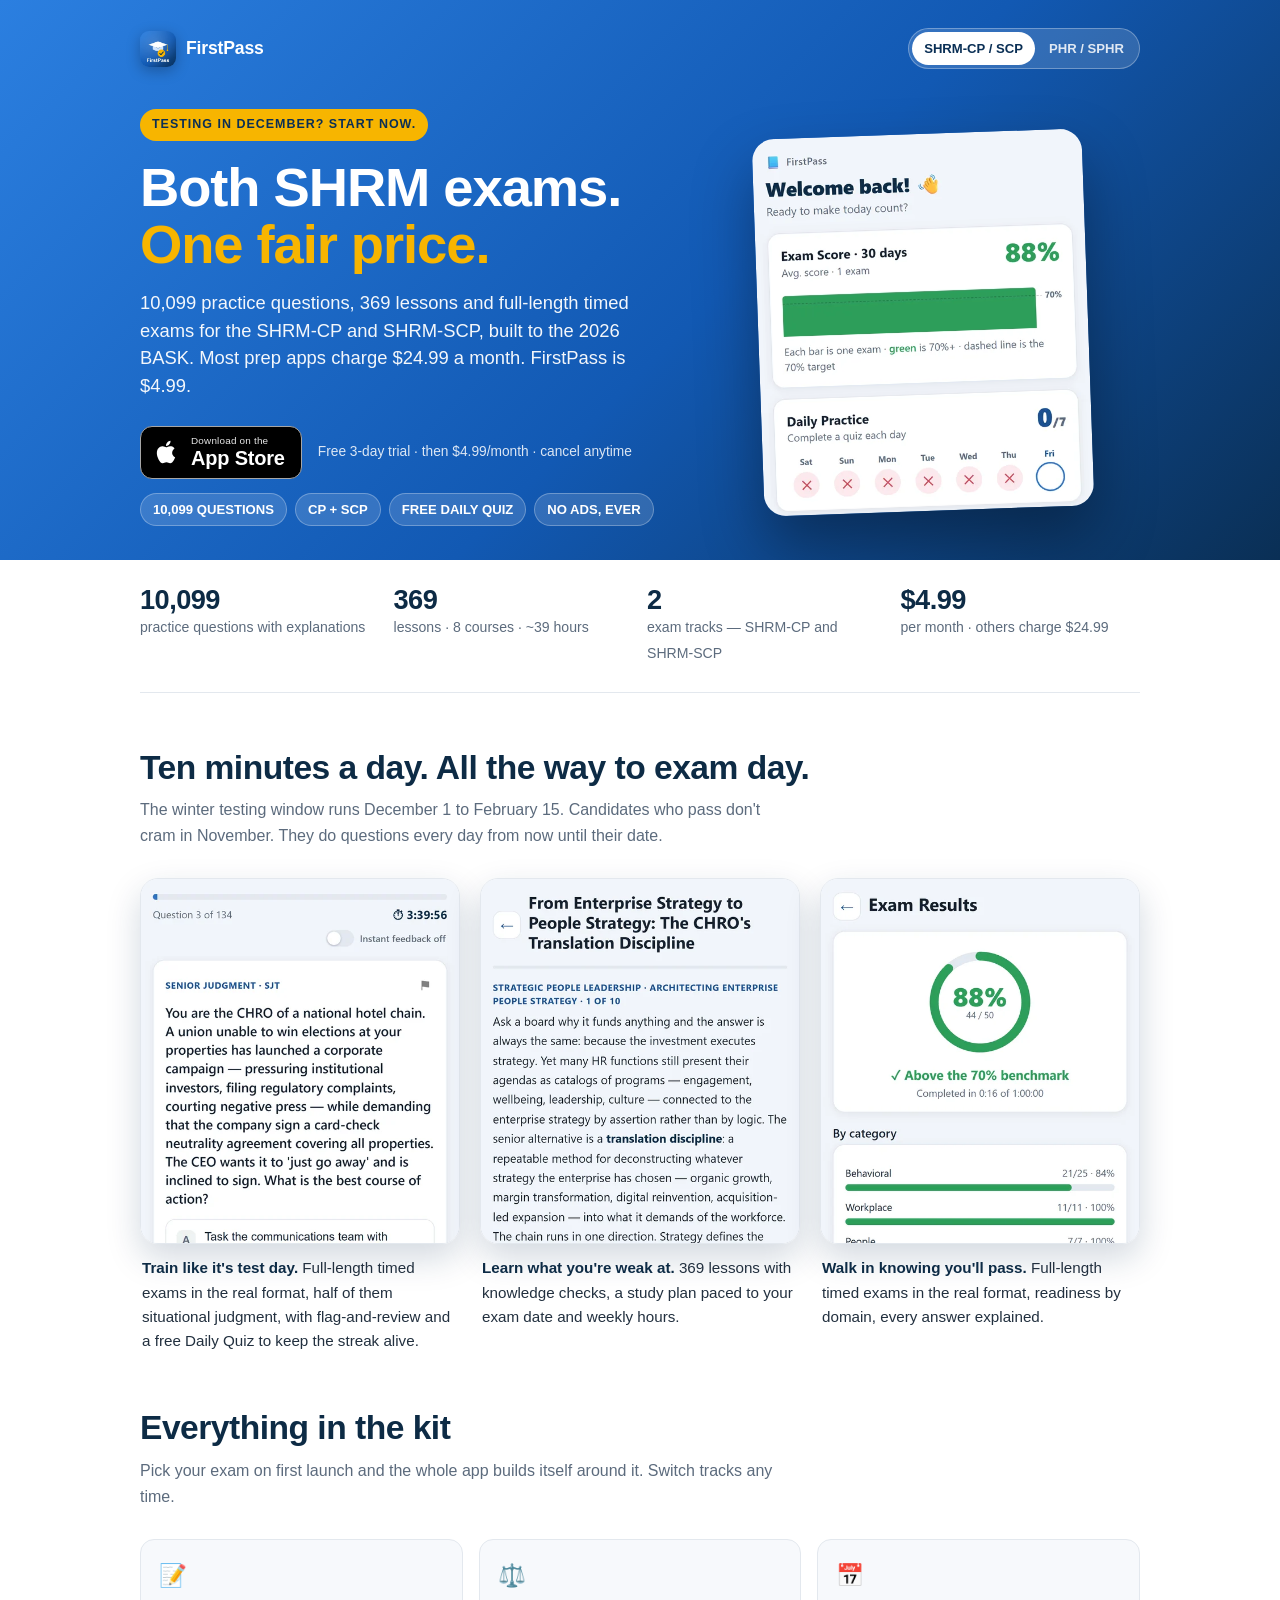
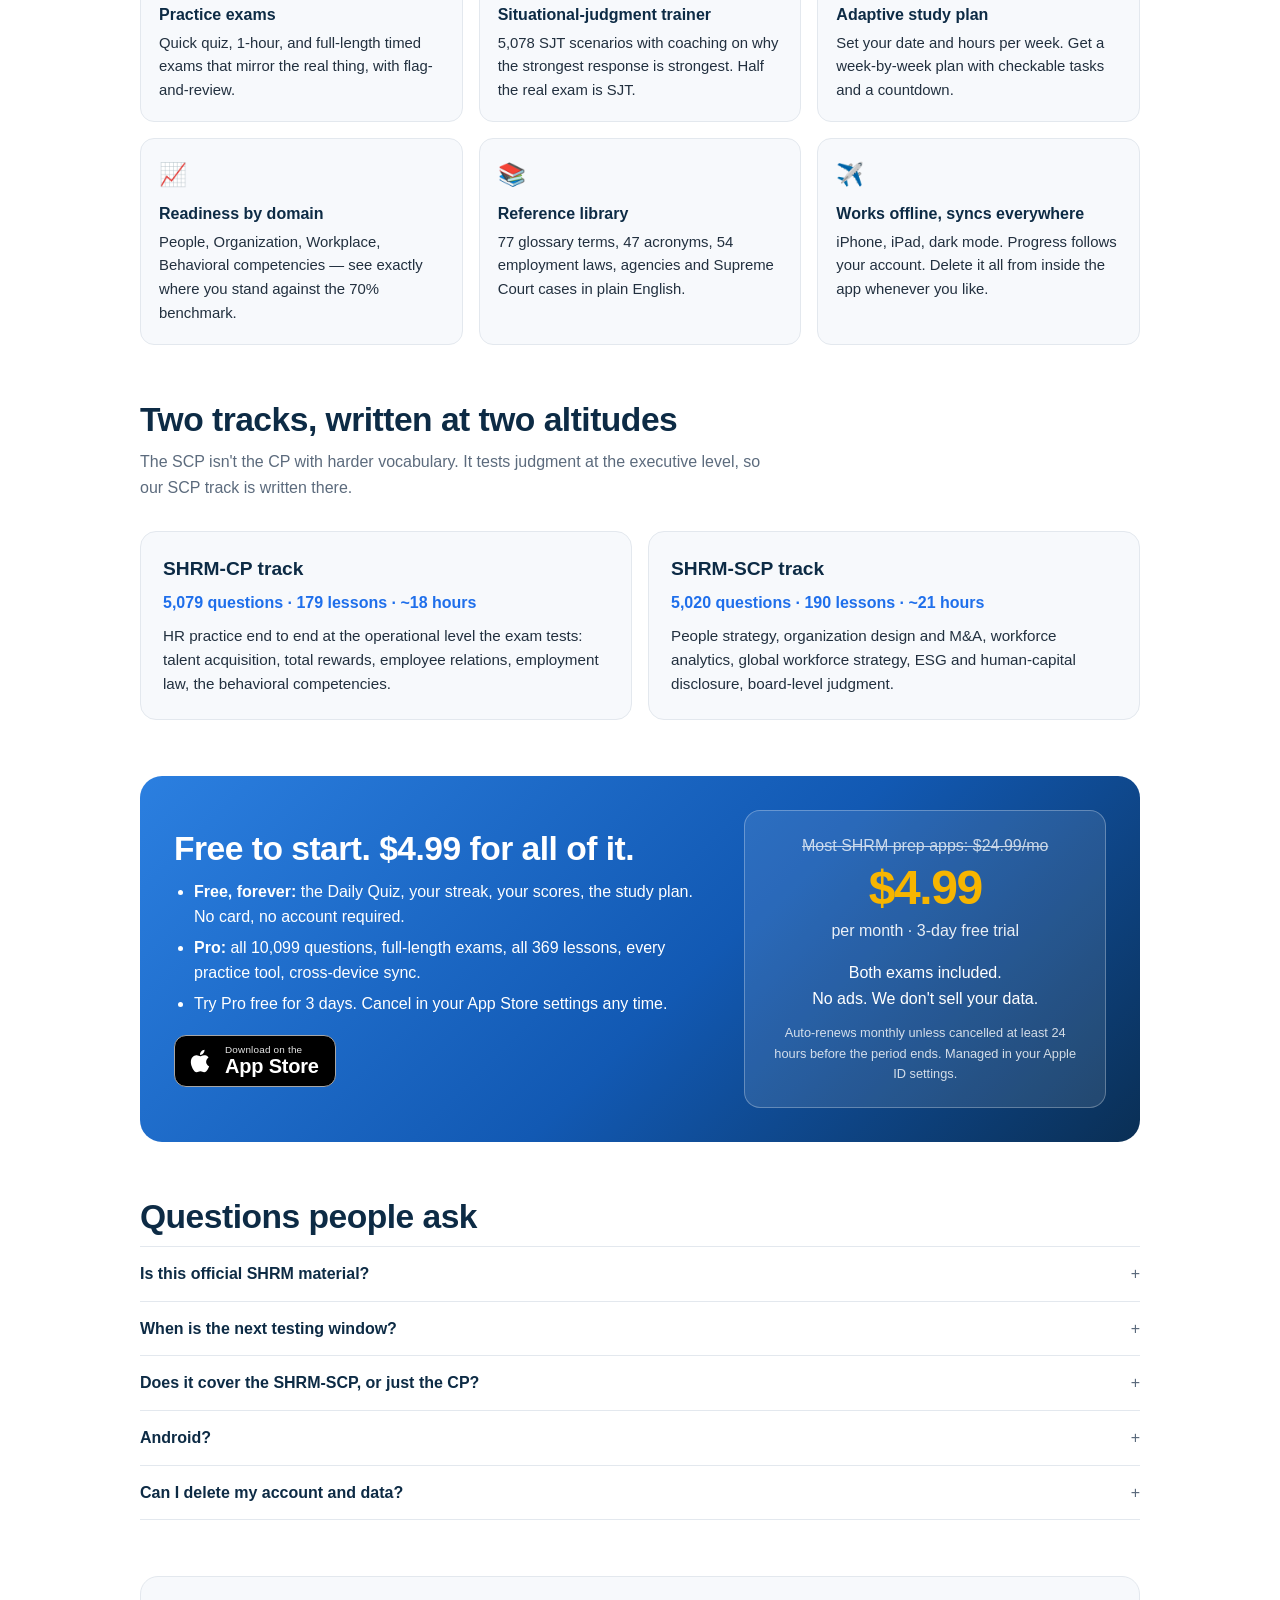
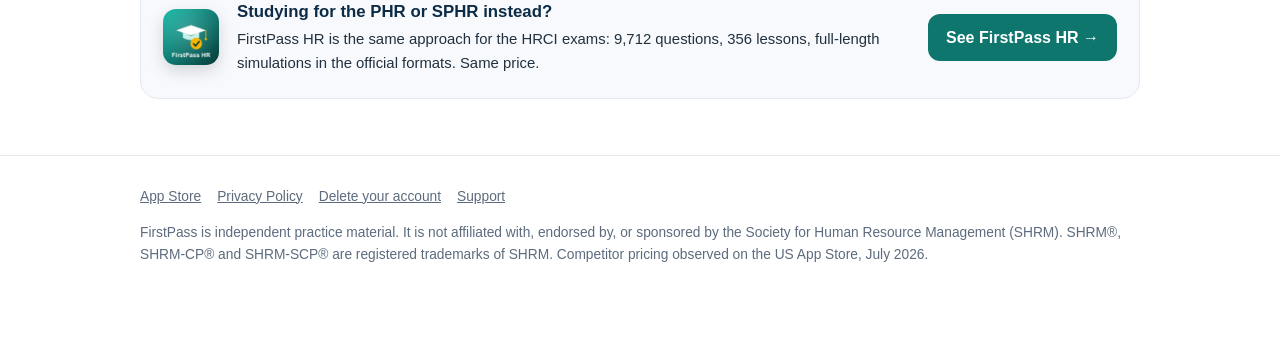
<file: index.html>
<!doctype html>
<html lang="en">
<head>
<meta charset="utf-8" />
<meta name="viewport" content="width=device-width, initial-scale=1" />
<title>FirstPass — SHRM-CP &amp; SHRM-SCP Exam Prep · $4.99/month</title>
<meta name="description" content="10,099 practice questions, 369 lessons and full-length timed exams for the SHRM-CP and SHRM-SCP, built to the 2026 BASK. $4.99/month with a 3-day free trial. Daily Quiz free forever." />
<meta name="apple-itunes-app" content="app-id=6792333505" />
<link rel="icon" href="img/icon.webp" type="image/webp" />
<link rel="apple-touch-icon" href="img/apple-touch-icon.png" />
<meta property="og:type" content="website" />
<meta property="og:title" content="FirstPass — SHRM-CP &amp; SHRM-SCP Exam Prep" />
<meta property="og:description" content="Both SHRM exams. 10,099 questions, 369 lessons. $4.99/month, 3-day free trial. Daily Quiz free forever." />
<meta property="og:image" content="https://brandonpostlethwait.github.io/shrm-cp-study-site/img/og.jpg" />
<meta property="og:url" content="https://brandonpostlethwait.github.io/shrm-cp-study-site/" />
<meta name="twitter:card" content="summary_large_image" />
<style>
:root{
  --g1:#2b7fe0;--g2:#1259b3;--g3:#0a2f55;--gold:#f7b500;--green:#2fc474;
  --ink:#0d2b45;--body:#22303f;--muted:#5c6b7d;--line:#e3e8ee;--bg:#ffffff;--card:#f7f9fc;--blue:#1f6feb;
}
@media (prefers-color-scheme:dark){
  :root{--ink:#e8eef6;--body:#c7d2de;--muted:#93a1b1;--line:#26303c;--bg:#0f151c;--card:#161e27;--blue:#6ea8fe}
}
*{box-sizing:border-box}
html{scroll-behavior:smooth}
body{margin:0;background:var(--bg);color:var(--body);font:16px/1.6 -apple-system,BlinkMacSystemFont,"Segoe UI",Roboto,Helvetica,Arial,sans-serif;-webkit-text-size-adjust:100%}
a{color:var(--blue)}
.wrap{max-width:1040px;margin:0 auto;padding:0 20px}

/* hero */
.hero{background:linear-gradient(135deg,var(--g1),var(--g2) 55%,var(--g3));color:#fff;padding:28px 0 0;overflow:hidden;position:relative}
.nav{display:flex;align-items:center;justify-content:space-between;gap:12px;margin-bottom:40px}
.brand{display:flex;align-items:center;gap:10px;font-weight:800;font-size:1.1rem;letter-spacing:-.01em;color:#fff;text-decoration:none;white-space:nowrap}
.brand img{width:36px;height:36px;border-radius:9px;box-shadow:0 4px 14px rgba(0,0,0,.25)}
.nav a.small{color:#fff;opacity:.85;font-size:.92rem;text-decoration:none}
.hero-grid{display:grid;grid-template-columns:1.1fr .9fr;gap:36px;align-items:center}
.kicker{display:inline-block;background:var(--gold);color:var(--g3);font-weight:800;font-size:.78rem;letter-spacing:.08em;text-transform:uppercase;padding:6px 12px;border-radius:999px;margin-bottom:18px}
h1{font-size:clamp(2.1rem,5vw,3.4rem);line-height:1.05;margin:0 0 16px;font-weight:800;letter-spacing:-.02em}
h1 .gold{color:var(--gold)}
.lede{font-size:1.15rem;line-height:1.5;opacity:.95;max-width:34rem;margin:0 0 26px}
.cta-row{display:flex;flex-wrap:wrap;align-items:center;gap:16px;margin-bottom:14px}
.badge{display:inline-flex;align-items:center;gap:10px;background:#000;color:#fff;border:1.5px solid #a6a6a6;border-radius:12px;padding:9px 16px 9px 12px;text-decoration:none;line-height:1.1;transition:transform .12s}
.badge:hover{transform:translateY(-1px)}
.badge svg{width:28px;height:28px;flex:none}
.badge small{display:block;font-size:.62rem;letter-spacing:.02em;opacity:.9}
.badge b{display:block;font-size:1.25rem;font-weight:600;letter-spacing:-.01em}
.fine{font-size:.86rem;opacity:.85;margin:0 0 36px}
.pills{display:flex;flex-wrap:wrap;gap:8px;margin-bottom:34px}
.pill{background:rgba(255,255,255,.14);border:1px solid rgba(255,255,255,.28);border-radius:999px;padding:5px 12px;font-size:.82rem;font-weight:700}
.phone{display:flex;justify-content:center;align-items:center;padding:10px 0 34px}
.phone img{width:min(100%,330px);height:auto;aspect-ratio:7/8;object-fit:cover;object-position:top;display:block;border-radius:22px;box-shadow:0 30px 60px rgba(0,0,0,.35);transform:rotate(-2deg)}

/* stats */
.stats{display:grid;grid-template-columns:repeat(4,1fr);gap:14px;margin:-1px 0 0;padding:26px 0;border-bottom:1px solid var(--line)}
.stat b{display:block;font-size:1.7rem;color:var(--ink);letter-spacing:-.02em;line-height:1.1}
.stat span{font-size:.88rem;color:var(--muted)}

section{padding:56px 0}
h2{color:var(--ink);font-size:clamp(1.5rem,3vw,2.1rem);line-height:1.15;margin:0 0 10px;letter-spacing:-.015em}
.sub{color:var(--muted);margin:0 0 30px;max-width:40rem}

/* screenshots */
.shots{display:grid;grid-template-columns:repeat(3,1fr);gap:20px}
.shot img{width:100%;height:auto;aspect-ratio:7/8;object-fit:cover;object-position:top;display:block;border-radius:18px;border:1px solid var(--line);box-shadow:0 14px 34px rgba(10,47,85,.18)}
.shot p{margin:12px 2px 0;font-size:.95rem}
.shot p b{color:var(--ink)}

/* features */
.feats{display:grid;grid-template-columns:repeat(3,1fr);gap:16px}
.feat{background:var(--card);border:1px solid var(--line);border-radius:14px;padding:18px}
.feat .ic{font-size:1.4rem;margin-bottom:8px}
.feat b{display:block;color:var(--ink);margin-bottom:4px}
.feat p{margin:0;font-size:.93rem}

/* tracks */
.tracks{display:grid;grid-template-columns:1fr 1fr;gap:16px}
.track{border:1px solid var(--line);border-radius:16px;padding:22px;background:var(--card)}
.track h3{margin:0 0 6px;color:var(--ink);font-size:1.2rem}
.track .n{color:var(--blue);font-weight:800}
.track p{margin:8px 0 0;font-size:.95rem}

/* pricing */
.price{background:linear-gradient(135deg,var(--g1),var(--g2) 55%,var(--g3));color:#fff;border-radius:22px;padding:34px;display:grid;grid-template-columns:1.2fr .8fr;gap:28px;align-items:center}
.price h2{color:#fff}
.price ul{margin:0 0 18px;padding-left:20px}
.price li{margin:5px 0}
.pricecard{background:rgba(255,255,255,.1);border:1px solid rgba(255,255,255,.28);border-radius:16px;padding:22px;text-align:center}
.pricecard .was{text-decoration:line-through;opacity:.75;font-size:1rem}
.pricecard .now{font-size:3rem;font-weight:800;letter-spacing:-.03em;line-height:1;color:var(--gold);margin:6px 0}
.pricecard .per{opacity:.9;margin-bottom:16px}
.pricecard .foot{font-size:.8rem;opacity:.8;margin-top:12px}

/* faq */
details{border-top:1px solid var(--line);padding:14px 0}
details:last-of-type{border-bottom:1px solid var(--line)}
summary{cursor:pointer;font-weight:700;color:var(--ink);list-style:none;display:flex;justify-content:space-between;gap:12px}
summary::after{content:"+";color:var(--muted);font-weight:400}
details[open] summary::after{content:"–"}
details p{margin:10px 0 0;font-size:.95rem}

/* footer */
footer{border-top:1px solid var(--line);padding:30px 0 60px;color:var(--muted);font-size:.86rem}
footer .links{display:flex;flex-wrap:wrap;gap:16px;margin-bottom:14px}
footer .links a{color:var(--muted)}

@media (max-width:820px){
  .hero-grid{grid-template-columns:1fr;gap:20px}
  .phone img{width:min(78%,280px);transform:none}
  .stats{grid-template-columns:repeat(2,1fr)}
  .shots,.feats{grid-template-columns:1fr 1fr}
  .tracks,.price{grid-template-columns:1fr}
}
@media (max-width:540px){
  .shots,.feats{grid-template-columns:1fr}
  .nav{margin-bottom:28px}
  section{padding:40px 0}
}

/* family switcher */
.switch{display:inline-flex;background:rgba(255,255,255,.14);border:1px solid rgba(255,255,255,.3);border-radius:999px;padding:3px;gap:2px}
.switch a{color:#fff;text-decoration:none;font-size:.82rem;font-weight:700;padding:6px 12px;border-radius:999px;white-space:nowrap;opacity:.85}
.switch a.on{background:#fff;color:var(--g3);opacity:1}
.switch a:not(.on):hover{background:rgba(255,255,255,.14);opacity:1}
.sister{background:var(--card);border:1px solid var(--line);border-radius:18px;padding:22px;display:flex;align-items:center;gap:18px;flex-wrap:wrap}
.sister img{width:56px;height:56px;border-radius:13px;flex:none;box-shadow:0 6px 16px rgba(0,0,0,.15)}
.sister .t{flex:1;min-width:220px}
.sister .t b{display:block;color:var(--ink);font-size:1.05rem;margin-bottom:2px}
.sister .t p{margin:0;font-size:.93rem}
.sister .go{display:inline-block;color:#fff;background:#0f766e;text-decoration:none;font-weight:700;padding:11px 18px;border-radius:12px;white-space:nowrap}
.sister .go:hover{filter:brightness(1.08)}
@media (max-width:540px){.switch a{padding:6px 9px;font-size:.76rem}}
</style>
</head>
<body>

<header class="hero">
  <div class="wrap">
    <nav class="nav">
      <a class="brand" href="./"><img src="img/icon.webp" alt="" width="36" height="36" />FirstPass</a>
      <div class="switch" aria-label="FirstPass apps"><a class="on" href="./" aria-current="page">SHRM-CP / SCP</a><a href="https://brandonpostlethwait.github.io/firstpass-hr-site/">PHR / SPHR</a></div>
    </nav>
    <div class="hero-grid">
      <div>
        <span class="kicker">Testing in December? Start now.</span>
        <h1>Both SHRM exams.<br /><span class="gold">One fair price.</span></h1>
        <p class="lede">10,099 practice questions, 369 lessons and full-length timed exams for the SHRM-CP and SHRM-SCP, built to the 2026 BASK. Most prep apps charge $24.99 a month. FirstPass is $4.99.</p>
        <div class="cta-row">
          <a class="badge" href="https://apps.apple.com/us/app/id6792333505" aria-label="Download on the App Store">
            <svg viewBox="0 0 24 24" aria-hidden="true"><path fill="#fff" d="M16.4 12.6c0-2.4 2-3.6 2.1-3.7-1.1-1.7-2.9-1.9-3.5-1.9-1.5-.2-2.9.9-3.7.9-.8 0-1.9-.9-3.2-.8-1.6 0-3.1 1-4 2.4-1.7 3-.4 7.3 1.2 9.7.8 1.2 1.8 2.5 3 2.4 1.2 0 1.7-.8 3.2-.8s1.9.8 3.2.8c1.3 0 2.2-1.2 3-2.4.9-1.4 1.3-2.7 1.3-2.8-.1 0-2.6-1-2.6-3.8zM14 5.4c.7-.8 1.1-1.9 1-3-1 0-2.1.7-2.8 1.5-.6.7-1.2 1.8-1 2.9 1.1.1 2.1-.6 2.8-1.4z"/></svg>
            <span><small>Download on the</small><b>App Store</b></span>
          </a>
          <span class="fine" style="margin:0">Free 3-day trial · then $4.99/month · cancel anytime</span>
        </div>
        <div class="pills">
          <span class="pill">10,099 QUESTIONS</span>
          <span class="pill">CP + SCP</span>
          <span class="pill">FREE DAILY QUIZ</span>
          <span class="pill">NO ADS, EVER</span>
        </div>
      </div>
      <div class="phone">
        <img src="img/hero-home.webp" alt="FirstPass home screen showing exam score, daily practice streak and quick-start tiles" width="560" height="640" />
      </div>
    </div>
  </div>
</header>

<div class="wrap">
  <div class="stats">
    <div class="stat"><b>10,099</b><span>practice questions with explanations</span></div>
    <div class="stat"><b>369</b><span>lessons · 8 courses · ~39 hours</span></div>
    <div class="stat"><b>2</b><span>exam tracks — SHRM-CP and SHRM-SCP</span></div>
    <div class="stat"><b>$4.99</b><span>per month · others charge $24.99</span></div>
  </div>
</div>

<section id="how">
  <div class="wrap">
    <h2>Ten minutes a day. All the way to exam day.</h2>
    <p class="sub">The winter testing window runs December 1 to February 15. Candidates who pass don't cram in November. They do questions every day from now until their date.</p>
    <div class="shots">
      <div class="shot">
        <img src="img/shot-exam.webp" alt="A timed practice exam in progress" loading="lazy" width="560" height="640" />
        <p><b>Train like it's test day.</b> Full-length timed exams in the real format, half of them situational judgment, with flag-and-review and a free Daily Quiz to keep the streak alive.</p>
      </div>
      <div class="shot">
        <img src="img/shot-lesson.webp" alt="A lesson from the SHRM-SCP track with key takeaways" loading="lazy" width="560" height="640" />
        <p><b>Learn what you're weak at.</b> 369 lessons with knowledge checks, a study plan paced to your exam date and weekly hours.</p>
      </div>
      <div class="shot">
        <img src="img/shot-results.webp" alt="Practice exam results with a domain breakdown" loading="lazy" width="560" height="640" />
        <p><b>Walk in knowing you'll pass.</b> Full-length timed exams in the real format, readiness by domain, every answer explained.</p>
      </div>
    </div>
  </div>
</section>

<section id="features" style="padding-top:0">
  <div class="wrap">
    <h2>Everything in the kit</h2>
    <p class="sub">Pick your exam on first launch and the whole app builds itself around it. Switch tracks any time.</p>
    <div class="feats">
      <div class="feat"><div class="ic">📝</div><b>Practice exams</b><p>Quick quiz, 1-hour, and full-length timed exams that mirror the real thing, with flag-and-review.</p></div>
      <div class="feat"><div class="ic">⚖️</div><b>Situational-judgment trainer</b><p>5,078 SJT scenarios with coaching on why the strongest response is strongest. Half the real exam is SJT.</p></div>
      <div class="feat"><div class="ic">📅</div><b>Adaptive study plan</b><p>Set your date and hours per week. Get a week-by-week plan with checkable tasks and a countdown.</p></div>
      <div class="feat"><div class="ic">📈</div><b>Readiness by domain</b><p>People, Organization, Workplace, Behavioral competencies — see exactly where you stand against the 70% benchmark.</p></div>
      <div class="feat"><div class="ic">📚</div><b>Reference library</b><p>77 glossary terms, 47 acronyms, 54 employment laws, agencies and Supreme Court cases in plain English.</p></div>
      <div class="feat"><div class="ic">✈️</div><b>Works offline, syncs everywhere</b><p>iPhone, iPad, dark mode. Progress follows your account. Delete it all from inside the app whenever you like.</p></div>
    </div>
  </div>
</section>

<section id="tracks" style="padding-top:0">
  <div class="wrap">
    <h2>Two tracks, written at two altitudes</h2>
    <p class="sub">The SCP isn't the CP with harder vocabulary. It tests judgment at the executive level, so our SCP track is written there.</p>
    <div class="tracks">
      <div class="track">
        <h3>SHRM-CP track</h3>
        <span class="n">5,079 questions · 179 lessons · ~18 hours</span>
        <p>HR practice end to end at the operational level the exam tests: talent acquisition, total rewards, employee relations, employment law, the behavioral competencies.</p>
      </div>
      <div class="track">
        <h3>SHRM-SCP track</h3>
        <span class="n">5,020 questions · 190 lessons · ~21 hours</span>
        <p>People strategy, organization design and M&amp;A, workforce analytics, global workforce strategy, ESG and human-capital disclosure, board-level judgment.</p>
      </div>
    </div>
  </div>
</section>

<section id="pricing" style="padding-top:0">
  <div class="wrap">
    <div class="price">
      <div>
        <h2>Free to start. $4.99 for all of it.</h2>
        <ul>
          <li><b>Free, forever:</b> the Daily Quiz, your streak, your scores, the study plan. No card, no account required.</li>
          <li><b>Pro:</b> all 10,099 questions, full-length exams, all 369 lessons, every practice tool, cross-device sync.</li>
          <li>Try Pro free for 3 days. Cancel in your App Store settings any time.</li>
        </ul>
        <a class="badge" href="https://apps.apple.com/us/app/id6792333505" aria-label="Download on the App Store">
          <svg viewBox="0 0 24 24" aria-hidden="true"><path fill="#fff" d="M16.4 12.6c0-2.4 2-3.6 2.1-3.7-1.1-1.7-2.9-1.9-3.5-1.9-1.5-.2-2.9.9-3.7.9-.8 0-1.9-.9-3.2-.8-1.6 0-3.1 1-4 2.4-1.7 3-.4 7.3 1.2 9.7.8 1.2 1.8 2.5 3 2.4 1.2 0 1.7-.8 3.2-.8s1.9.8 3.2.8c1.3 0 2.2-1.2 3-2.4.9-1.4 1.3-2.7 1.3-2.8-.1 0-2.6-1-2.6-3.8zM14 5.4c.7-.8 1.1-1.9 1-3-1 0-2.1.7-2.8 1.5-.6.7-1.2 1.8-1 2.9 1.1.1 2.1-.6 2.8-1.4z"/></svg>
          <span><small>Download on the</small><b>App Store</b></span>
        </a>
      </div>
      <div class="pricecard">
        <div class="was">Most SHRM prep apps: $24.99/mo</div>
        <div class="now">$4.99</div>
        <div class="per">per month · 3-day free trial</div>
        <div>Both exams included.<br />No ads. We don't sell your data.</div>
        <div class="foot">Auto-renews monthly unless cancelled at least 24 hours before the period ends. Managed in your Apple ID settings.</div>
      </div>
    </div>
  </div>
</section>

<section id="faq" style="padding-top:0">
  <div class="wrap">
    <h2>Questions people ask</h2>
    <details><summary>Is this official SHRM material?</summary><p>No. FirstPass is independent study material written to the public 2026 SHRM BASK. It is not affiliated with, endorsed by, or sponsored by SHRM, and our questions are not official exam items.</p></details>
    <details><summary>When is the next testing window?</summary><p>The winter window runs December 1, 2026 to February 15, 2027. SHRM's standard application deadline for that window is December 24, 2026. Check shrm.org for current dates and fees before applying.</p></details>
    <details><summary>Does it cover the SHRM-SCP, or just the CP?</summary><p>Both, as separate tracks. You choose on first launch and can switch in Settings. The SCP track has its own 5,020 senior-level questions and 190 lessons.</p></details>
    <details><summary>Android?</summary><p>iPhone and iPad today. Android is on the roadmap; email us and we'll let you know when it ships.</p></details>
    <details><summary>Can I delete my account and data?</summary><p>Yes, from inside the app (Settings → Account → Delete), or <a href="delete-account.html">follow these steps</a>.</p></details>
  </div>
</section>

<section id="family" style="padding-top:0">
  <div class="wrap">
    <div class="sister">
      <img src="img/icon-hr.webp" alt="" width="56" height="56" />
      <div class="t"><b>Studying for the PHR or SPHR instead?</b><p>FirstPass HR is the same approach for the HRCI exams: 9,712 questions, 356 lessons, full-length simulations in the official formats. Same price.</p></div>
      <a class="go" href="https://brandonpostlethwait.github.io/firstpass-hr-site/">See FirstPass HR →</a>
    </div>
  </div>
</section>

<footer>
  <div class="wrap">
    <div class="links">
      <a href="https://apps.apple.com/us/app/id6792333505">App Store</a>
      <a href="privacy.html">Privacy Policy</a>
      <a href="delete-account.html">Delete your account</a>
      <a href="mailto:brandon.postlethwait@yahoo.com">Support</a>
    </div>
    <p>FirstPass is independent practice material. It is not affiliated with, endorsed by, or sponsored by the Society for Human Resource Management (SHRM). SHRM®, SHRM-CP® and SHRM-SCP® are registered trademarks of SHRM. Competitor pricing observed on the US App Store, July 2026.</p>
  </div>
</footer>

</body>
</html>
</file>
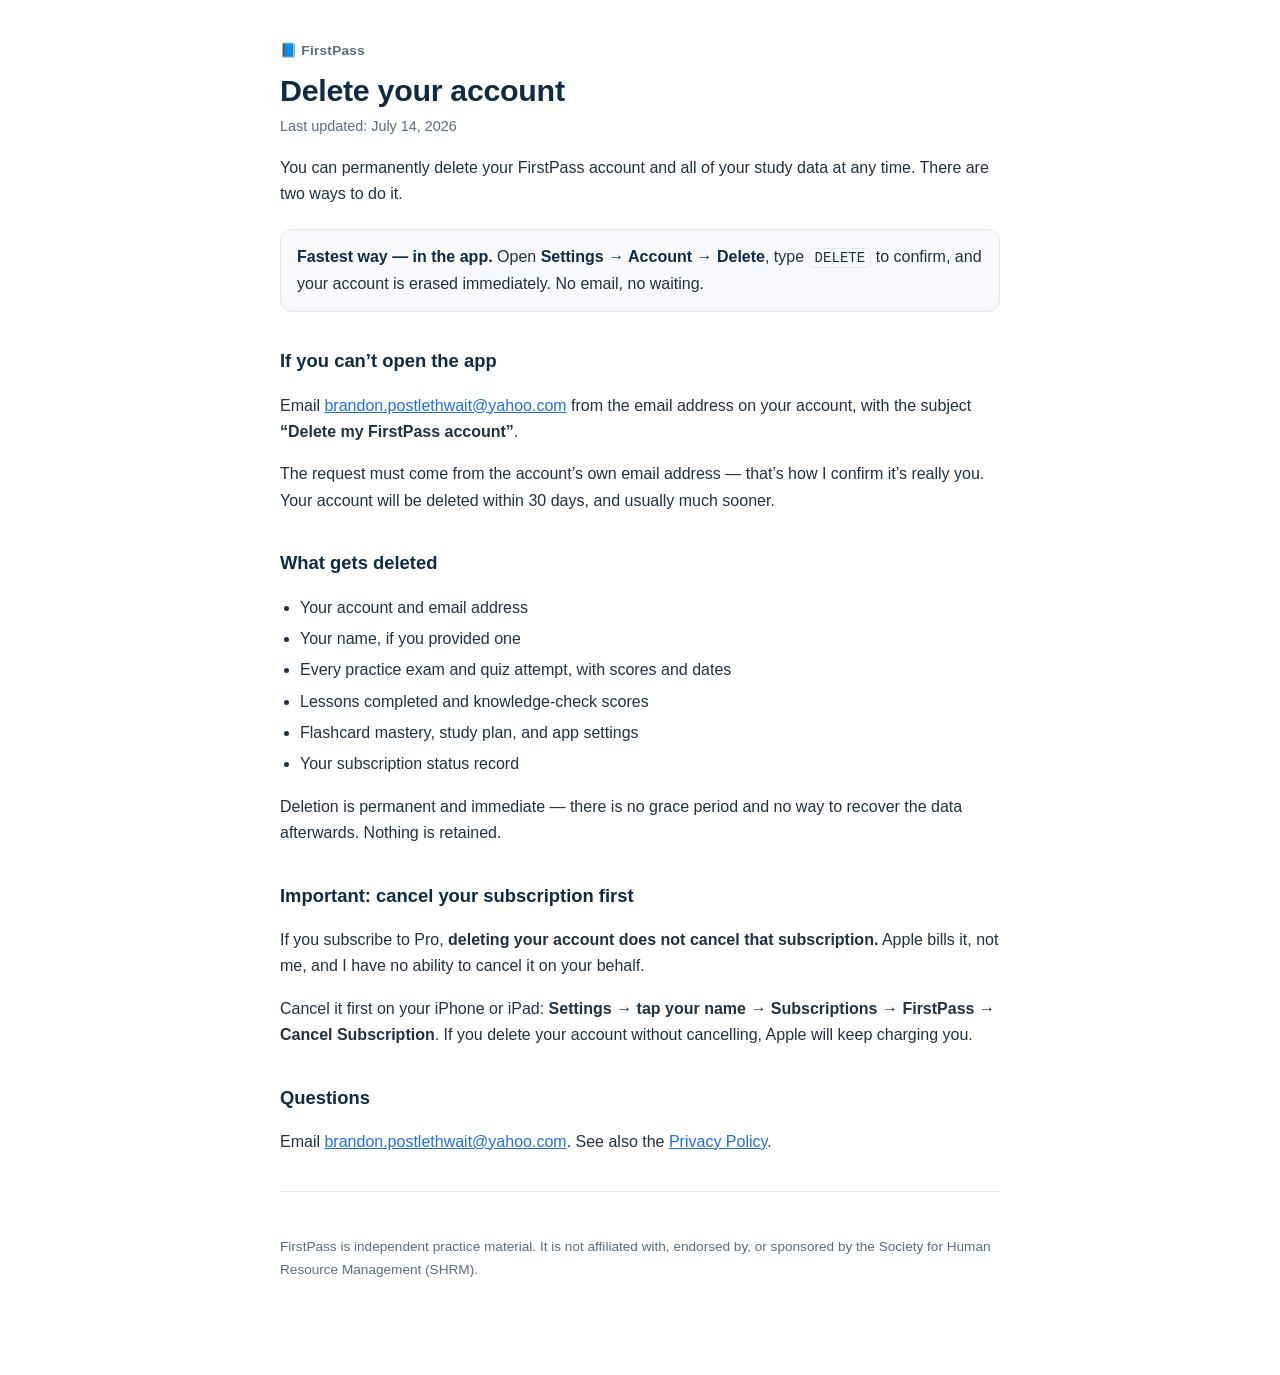
<file: delete-account.html>
<!doctype html>
<html lang="en">
<head>
<meta charset="utf-8" />
<meta name="viewport" content="width=device-width, initial-scale=1" />
<title>Delete your account — FirstPass</title>
<link rel="stylesheet" href="style.css" />
</head>
<body>
<main>
  <div class="brand">📘 FirstPass</div>
  <h1>Delete your account</h1>
  <p class="updated">Last updated: July 14, 2026</p>

  <p>You can permanently delete your FirstPass account and all of your study data at
  any time. There are two ways to do it.</p>

  <div class="tldr">
    <strong>Fastest way — in the app.</strong> Open <strong>Settings → Account →
    Delete</strong>, type <code>DELETE</code> to confirm, and your account is erased
    immediately. No email, no waiting.
  </div>

  <h2>If you can’t open the app</h2>
  <p>Email <a href="mailto:brandon.postlethwait@yahoo.com?subject=Delete%20my%20FirstPass%20account">brandon.postlethwait@yahoo.com</a>
  from the email address on your account, with the subject
  <strong>“Delete my FirstPass account”</strong>.</p>
  <p>The request must come from the account’s own email address — that’s how I confirm it’s
  really you. Your account will be deleted within 30 days, and usually much sooner.</p>

  <h2>What gets deleted</h2>
  <ul>
    <li>Your account and email address</li>
    <li>Your name, if you provided one</li>
    <li>Every practice exam and quiz attempt, with scores and dates</li>
    <li>Lessons completed and knowledge-check scores</li>
    <li>Flashcard mastery, study plan, and app settings</li>
    <li>Your subscription status record</li>
  </ul>
  <p>Deletion is permanent and immediate — there is no grace period and no way to recover
  the data afterwards. Nothing is retained.</p>

  <h2>Important: cancel your subscription first</h2>
  <p>If you subscribe to Pro, <strong>deleting your account does not cancel that
  subscription.</strong> Apple bills it, not me, and I have no ability to cancel it on
  your behalf.</p>
  <p>Cancel it first on your iPhone or iPad: <strong>Settings → tap your name → Subscriptions
  → FirstPass → Cancel Subscription</strong>. If you delete your account without
  cancelling, Apple will keep charging you.</p>

  <h2>Questions</h2>
  <p>Email <a href="mailto:brandon.postlethwait@yahoo.com">brandon.postlethwait@yahoo.com</a>.
  See also the <a href="privacy.html">Privacy Policy</a>.</p>

  <hr />
  <p class="foot">FirstPass is independent practice material. It is not affiliated
  with, endorsed by, or sponsored by the Society for Human Resource Management (SHRM).</p>
</main>
</body>
</html>
</file>
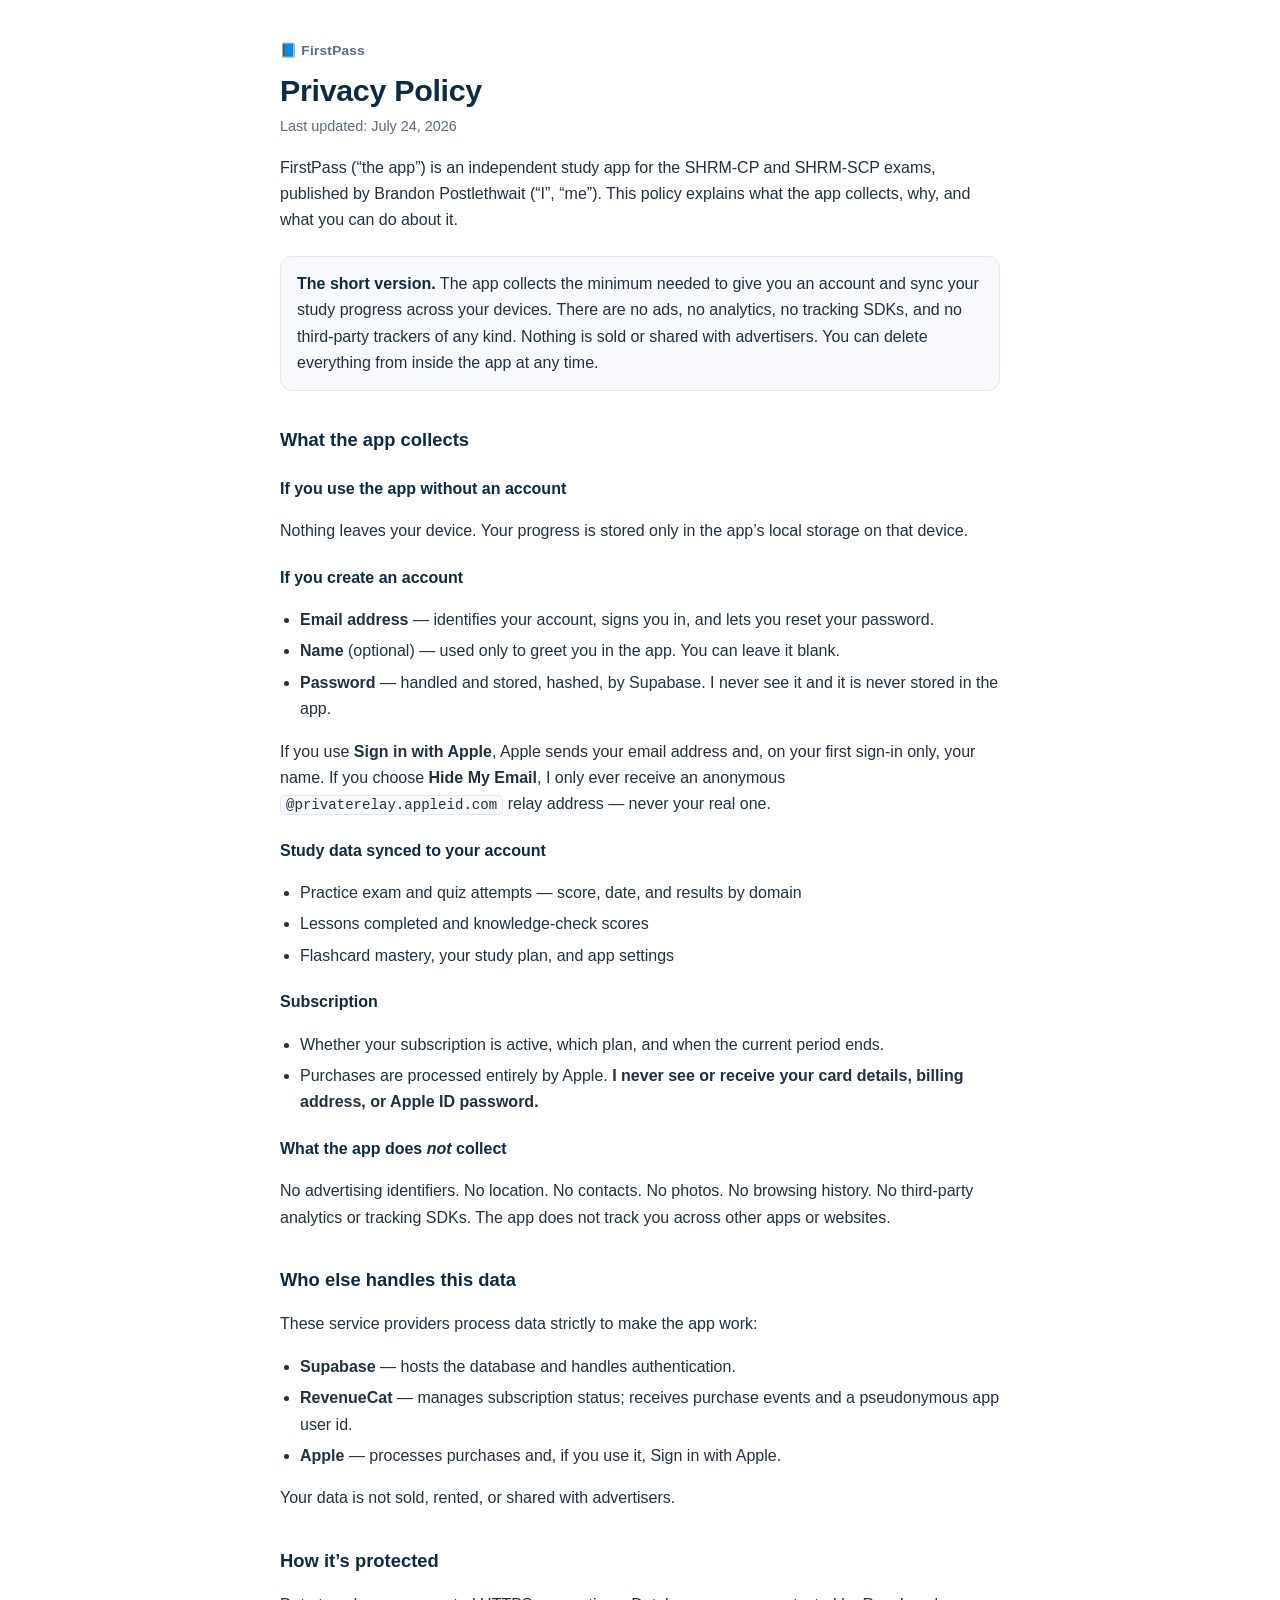
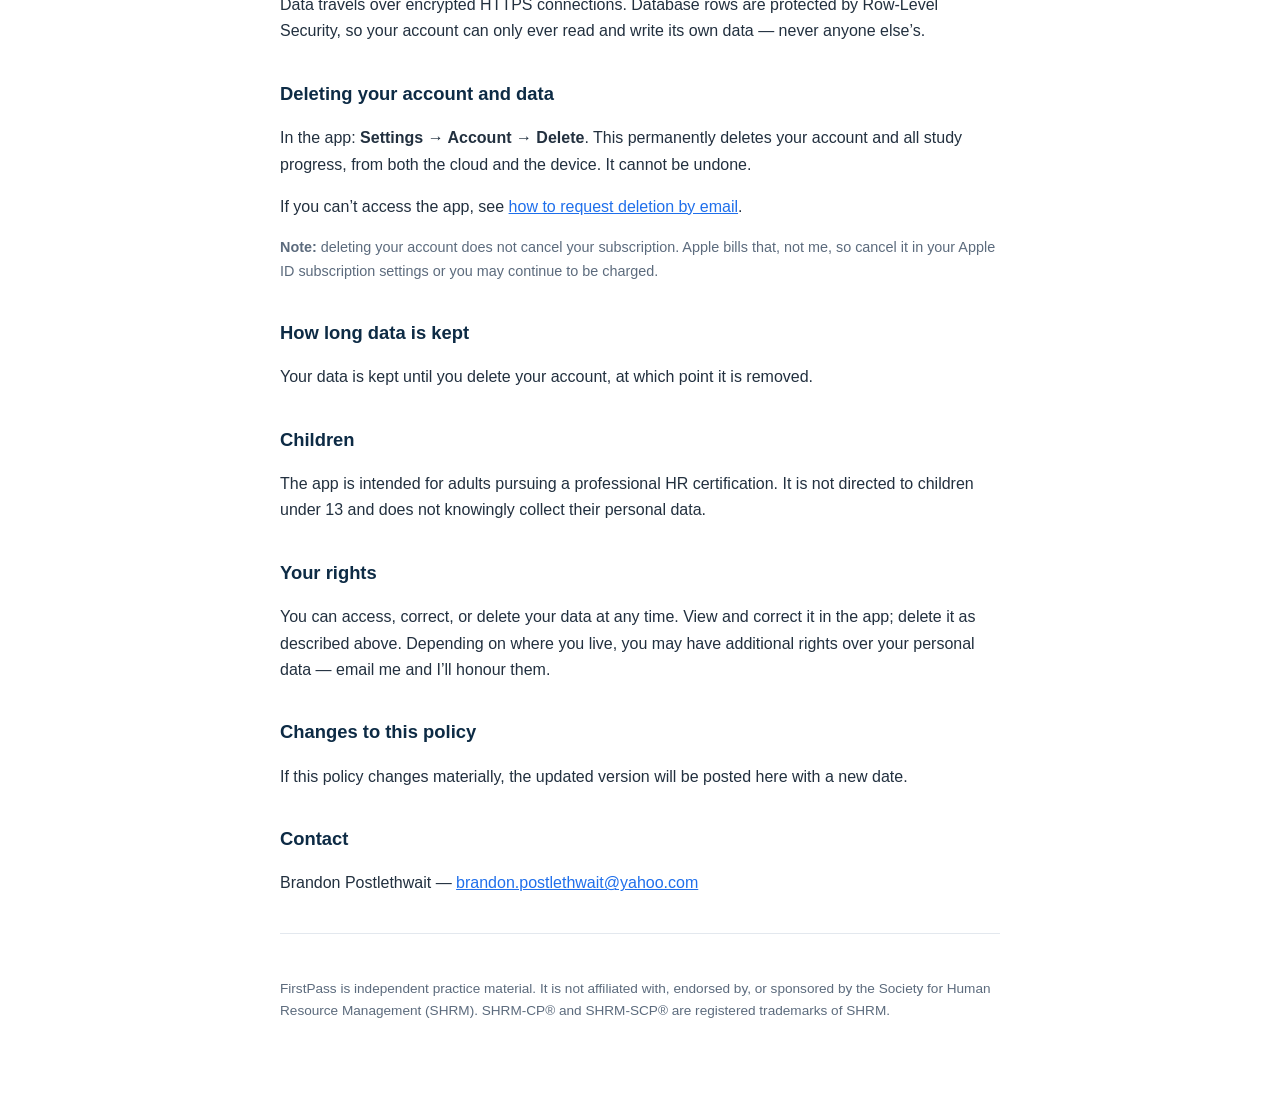
<file: privacy.html>
<!doctype html>
<html lang="en">
<head>
<meta charset="utf-8" />
<meta name="viewport" content="width=device-width, initial-scale=1" />
<title>Privacy Policy — FirstPass</title>
<link rel="stylesheet" href="style.css" />
</head>
<body>
<main>
  <div class="brand">📘 FirstPass</div>
  <h1>Privacy Policy</h1>
  <p class="updated">Last updated: July 24, 2026</p>

  <p>FirstPass (“the app”) is an independent study app for the SHRM-CP and SHRM-SCP exams,
  published by Brandon Postlethwait (“I”, “me”). This policy explains what the app
  collects, why, and what you can do about it.</p>

  <div class="tldr">
    <strong>The short version.</strong> The app collects the minimum needed to give you
    an account and sync your study progress across your devices. There are no ads, no
    analytics, no tracking SDKs, and no third-party trackers of any kind. Nothing is sold
    or shared with advertisers. You can delete everything from inside the app at any time.
  </div>

  <h2>What the app collects</h2>

  <h3>If you use the app without an account</h3>
  <p>Nothing leaves your device. Your progress is stored only in the app’s local storage
  on that device.</p>

  <h3>If you create an account</h3>
  <ul>
    <li><strong>Email address</strong> — identifies your account, signs you in, and lets
    you reset your password.</li>
    <li><strong>Name</strong> (optional) — used only to greet you in the app. You can
    leave it blank.</li>
    <li><strong>Password</strong> — handled and stored, hashed, by Supabase. I never see
    it and it is never stored in the app.</li>
  </ul>

  <p>If you use <strong>Sign in with Apple</strong>, Apple sends your email address and,
  on your first sign-in only, your name. If you choose <strong>Hide My Email</strong>, I
  only ever receive an anonymous <code>@privaterelay.appleid.com</code> relay address —
  never your real one.</p>

  <h3>Study data synced to your account</h3>
  <ul>
    <li>Practice exam and quiz attempts — score, date, and results by domain</li>
    <li>Lessons completed and knowledge-check scores</li>
    <li>Flashcard mastery, your study plan, and app settings</li>
  </ul>

  <h3>Subscription</h3>
  <ul>
    <li>Whether your subscription is active, which plan, and when the current period ends.</li>
    <li>Purchases are processed entirely by Apple. <strong>I never see or receive your card
    details, billing address, or Apple ID password.</strong></li>
  </ul>

  <h3>What the app does <em>not</em> collect</h3>
  <p>No advertising identifiers. No location. No contacts. No photos. No browsing history.
  No third-party analytics or tracking SDKs. The app does not track you across other apps
  or websites.</p>

  <h2>Who else handles this data</h2>
  <p>These service providers process data strictly to make the app work:</p>
  <ul>
    <li><strong>Supabase</strong> — hosts the database and handles authentication.</li>
    <li><strong>RevenueCat</strong> — manages subscription status; receives purchase events
    and a pseudonymous app user id.</li>
    <li><strong>Apple</strong> — processes purchases and, if you use it, Sign in with Apple.</li>
  </ul>
  <p>Your data is not sold, rented, or shared with advertisers.</p>

  <h2>How it’s protected</h2>
  <p>Data travels over encrypted HTTPS connections. Database rows are protected by
  Row-Level Security, so your account can only ever read and write its own data — never
  anyone else’s.</p>

  <h2>Deleting your account and data</h2>
  <p>In the app: <strong>Settings → Account → Delete</strong>. This permanently deletes
  your account and all study progress, from both the cloud and the device. It cannot be
  undone.</p>
  <p>If you can’t access the app, see <a href="delete-account.html">how to request
  deletion by email</a>.</p>
  <p class="note"><strong>Note:</strong> deleting your account does not cancel your
  subscription. Apple bills that, not me, so cancel it in your Apple ID subscription
  settings or you may continue to be charged.</p>

  <h2>How long data is kept</h2>
  <p>Your data is kept until you delete your account, at which point it is removed.</p>

  <h2>Children</h2>
  <p>The app is intended for adults pursuing a professional HR certification. It is not
  directed to children under 13 and does not knowingly collect their personal data.</p>

  <h2>Your rights</h2>
  <p>You can access, correct, or delete your data at any time. View and correct it in the
  app; delete it as described above. Depending on where you live, you may have additional
  rights over your personal data — email me and I’ll honour them.</p>

  <h2>Changes to this policy</h2>
  <p>If this policy changes materially, the updated version will be posted here with a new
  date.</p>

  <h2>Contact</h2>
  <p>Brandon Postlethwait — <a href="mailto:brandon.postlethwait@yahoo.com">brandon.postlethwait@yahoo.com</a></p>

  <hr />
  <p class="foot">FirstPass is independent practice material. It is not affiliated
  with, endorsed by, or sponsored by the Society for Human Resource Management (SHRM).
  SHRM-CP® and SHRM-SCP® are registered trademarks of SHRM.</p>
</main>
</body>
</html>
</file>
<file: style.css>
:root {
  --ink: #0d2b45;
  --body: #22303f;
  --muted: #5c6b7d;
  --line: #e3e8ee;
  --blue: #1f6feb;
  --bg: #ffffff;
  --card: #f7f9fc;
}
@media (prefers-color-scheme: dark) {
  :root {
    --ink: #e8eef6; --body: #c7d2de; --muted: #93a1b1;
    --line: #26303c; --blue: #6ea8fe; --bg: #0f151c; --card: #161e27;
  }
}
* { box-sizing: border-box; }
body {
  margin: 0;
  padding: 40px 20px 80px;
  background: var(--bg);
  color: var(--body);
  font: 16px/1.65 -apple-system, BlinkMacSystemFont, "Segoe UI", Roboto, Helvetica, Arial, sans-serif;
  -webkit-text-size-adjust: 100%;
}
main { max-width: 720px; margin: 0 auto; }
.brand {
  display: flex; align-items: center; gap: 8px;
  font-weight: 600; color: var(--muted); font-size: 0.85rem;
  letter-spacing: 0.02em; margin-bottom: 10px;
}
h1 { color: var(--ink); font-size: 1.9rem; line-height: 1.2; margin: 0 0 6px; letter-spacing: -0.01em; }
h2 { color: var(--ink); font-size: 1.15rem; margin: 34px 0 8px; }
h3 { color: var(--ink); font-size: 1rem; margin: 20px 0 4px; }
.updated { color: var(--muted); font-size: 0.9rem; margin: 0 0 8px; }
a { color: var(--blue); }
ul { padding-left: 20px; }
li { margin: 5px 0; }
hr { border: none; border-top: 1px solid var(--line); margin: 36px 0; }
.tldr {
  background: var(--card); border: 1px solid var(--line);
  border-radius: 12px; padding: 14px 16px; margin: 22px 0;
}
.tldr strong { color: var(--ink); }
.note { color: var(--muted); font-size: 0.9rem; }
.foot { margin-top: 44px; color: var(--muted); font-size: 0.85rem; }
code {
  background: var(--card); border: 1px solid var(--line);
  padding: 1px 5px; border-radius: 5px; font-size: 0.88em;
}
</file>
